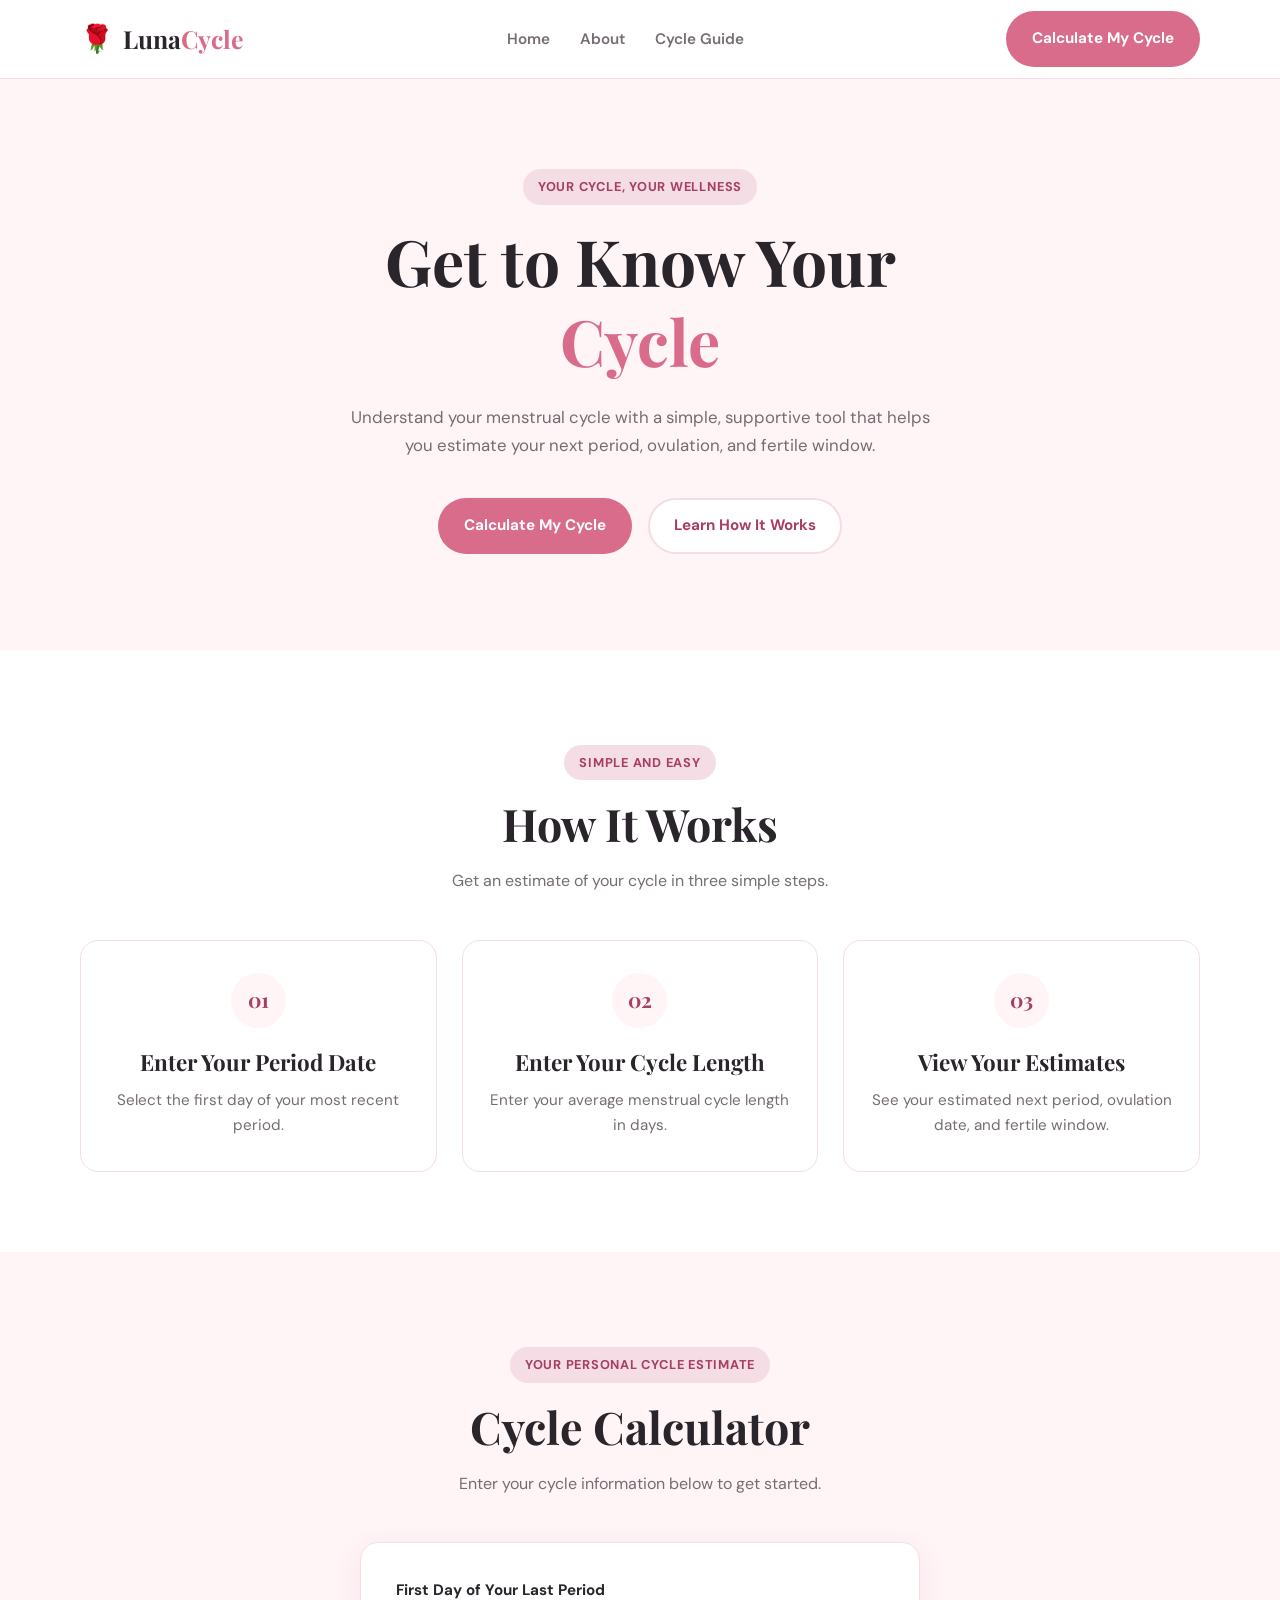
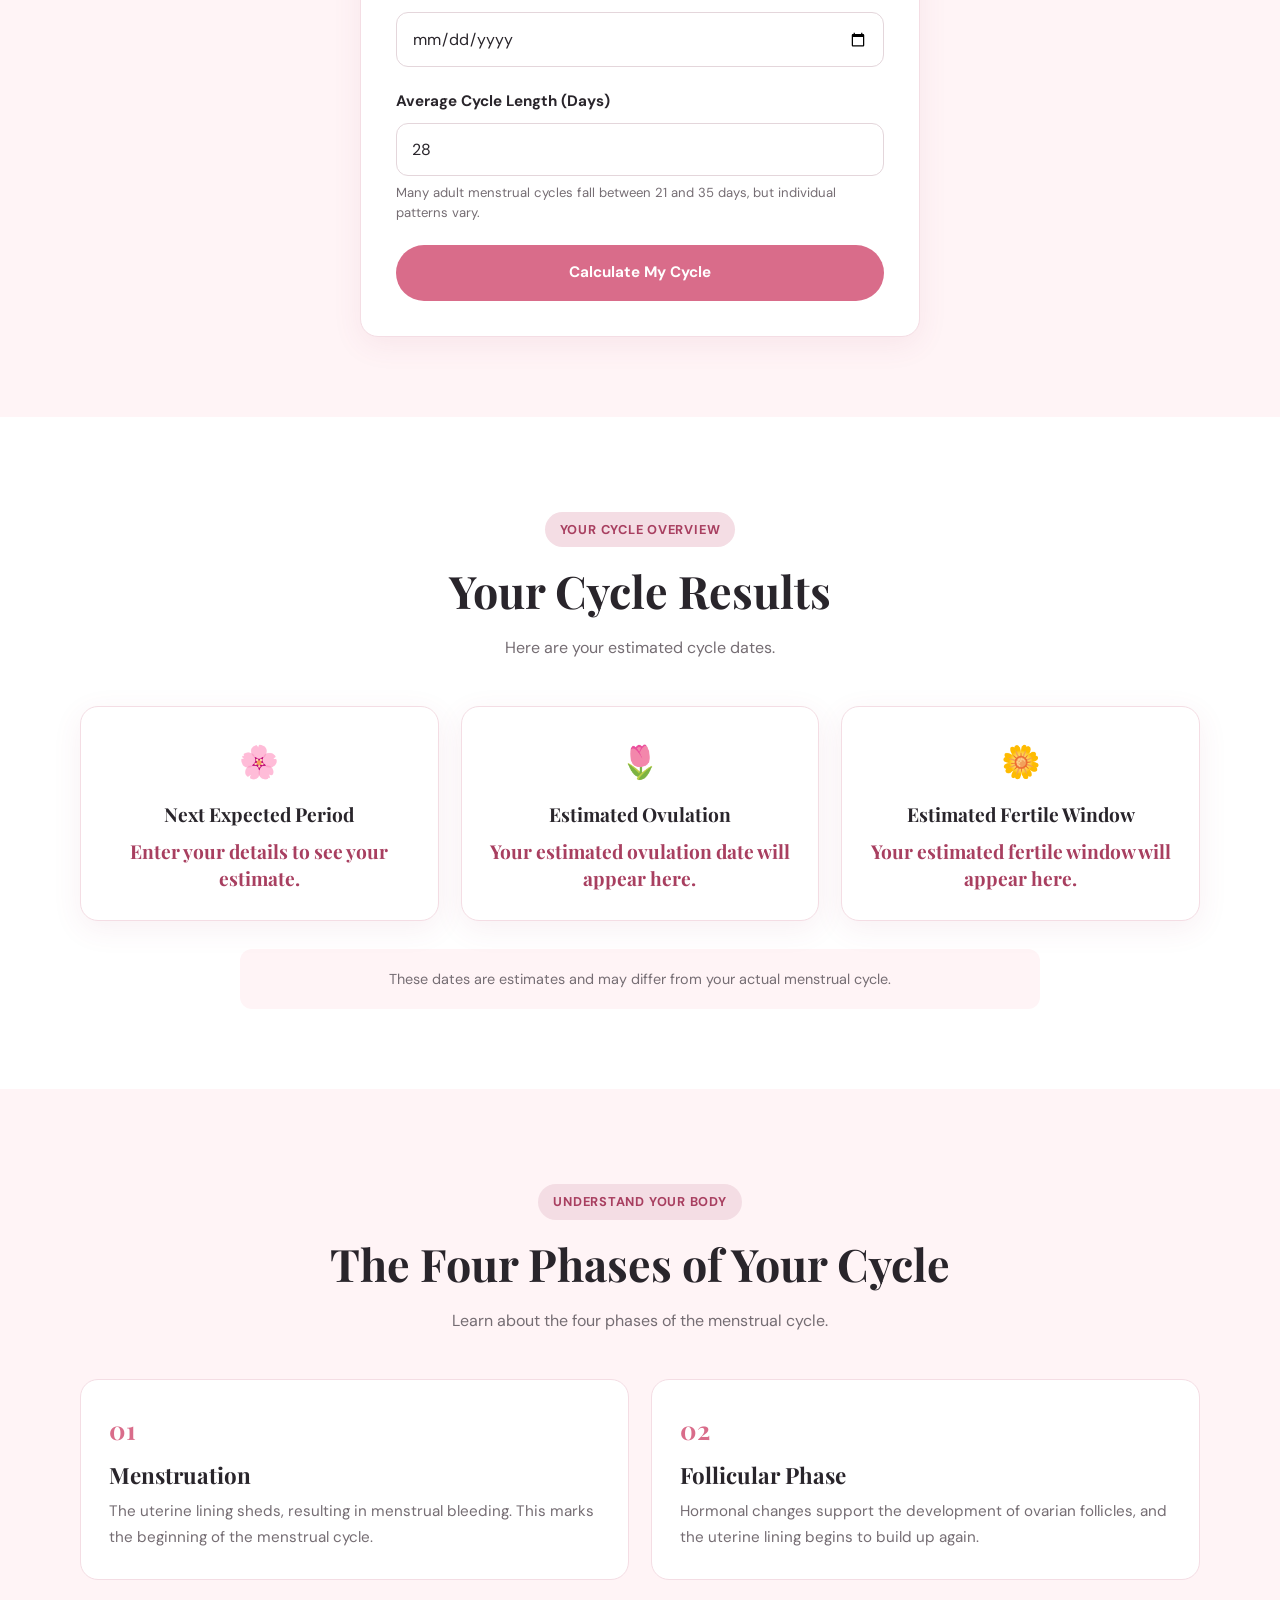
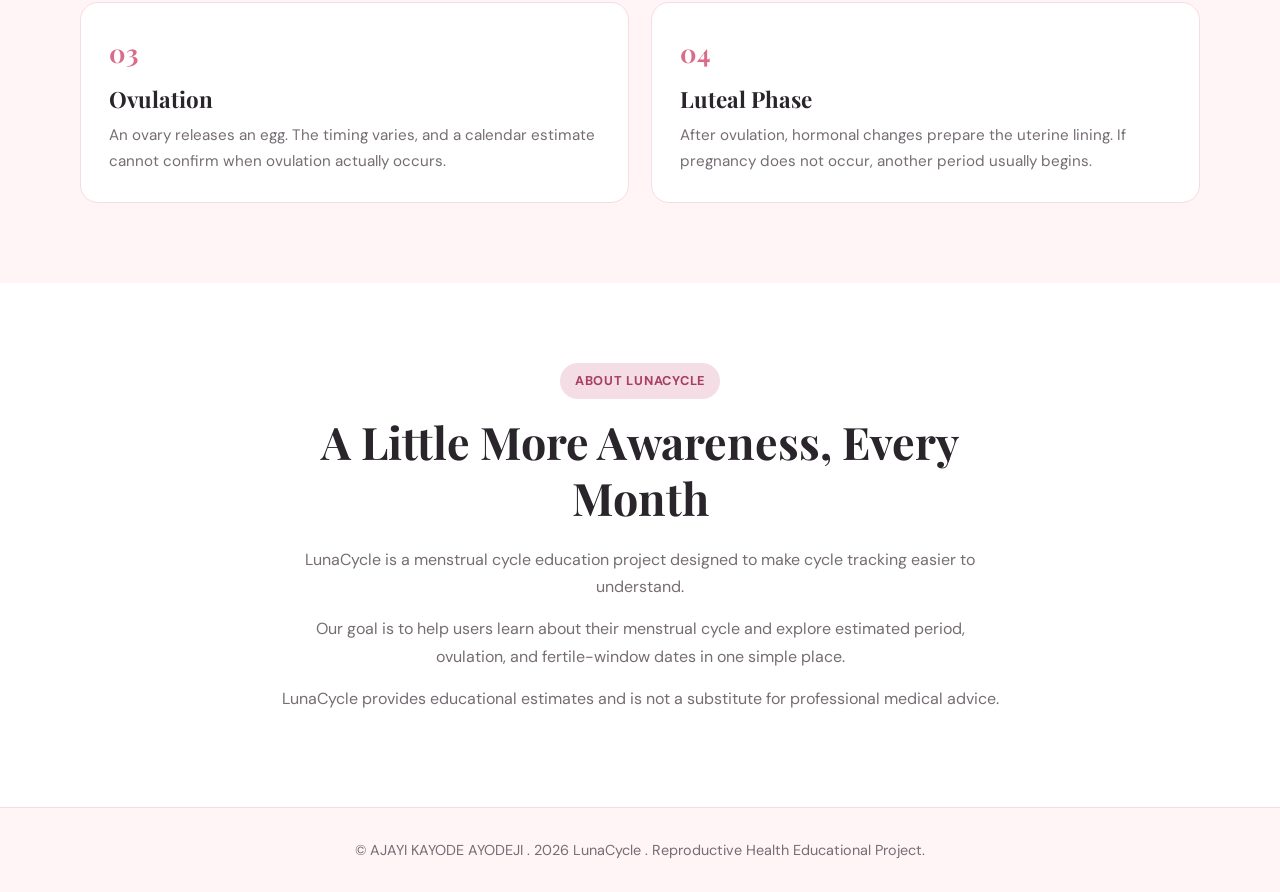
<file: index.html>
<!DOCTYPE html>
<html lang="en">
<head>
    <meta charset="UTF-8">

    <meta name="description" content="LunaCycle helps you estimate your next period and understand your menstrual cycle.">

    <meta name="viewport" content="width=device-width, initial-scale=1.0">

    <title>LunaCycle | Menstrual Cycle Calculator</title>

    <!-- CSS Stylesheet -->
    <link rel="stylesheet" href="luna.css">
</head>

<body>
    <!-- HEADER & NAVIGATION -->
    <header class="site-header">
        <nav class="navbar container" aria-label="Main navigation">

            <!-- Logo -->
            <a href="#home" class="logo" aria-label="LunaCycle home">
                <span class="logo-icon" aria-hidden="true">🌹</span>
                <span class="logo-text">Luna<span>Cycle</span></span>
            </a>

            <!-- Navigation Links -->
            <ul class="nav-links">
                <li><a href="#home">Home</a></li>
                <li><a href="#about">About</a></li>
                <li><a href="#cycle-guide">Cycle Guide</a></li>
            </ul>

            <a href="#calculator" class="nav-button">
                Calculate My Cycle
            </a>

        </nav>
    </header>


    <!-- MAIN CONTENT -->
    <main>

        <!-- HERO SECTION -->
        <section class="hero-section" id="home">
            <div class="container hero-content">
                <p class="hero-label">YOUR CYCLE, YOUR WELLNESS</p>
                <h1>Get to Know Your<span>Cycle</span></h1>
                <p class="hero-description">Understand your menstrual cycle with a simple, supportive tool that helps you estimate your next period, ovulation, and fertile window.</p>
                <a href="#calculator" class="primary-button">Calculate My Cycle</a>
                <a href="#how-it-works" class="secondary-button">Learn How It Works</a>
            </div>
        </section>


        <!-- HOW IT WORKS SECTION -->
        <section class="how-it-works section-padding" id="how-it-works">
            <div class="container">

                <div class="section-heading">
                    <p class="section-label">SIMPLE AND EASY</p>
                    <h2>How It Works</h2>
                    <p>Get an estimate of your cycle in three simple steps.</p>
                </div>

                <div class="steps-container">
                    <article class="step-card">
                        <span class="step-number">01</span>
                        <h3>Enter Your Period Date</h3>
                        <p>Select the first day of your most recent period.</p>
                    </article>

                    <article class="step-card">
                        <span class="step-number">02</span>
                        <h3>Enter Your Cycle Length</h3>
                        <p>Enter your average menstrual cycle length in days.</p>
                    </article>

                    <article class="step-card">
                        <span class="step-number">03</span>
                        <h3>View Your Estimates</h3>
                        <p>See your estimated next period, ovulation date, and fertile window.</p>
                    </article>
                </div>

            </div>
        </section>


        <!-- CYCLE CALCULATOR SECTION -->
        <section class="calculator-section section-padding" id="calculator">
            <div class="container">
                <div class="section-heading">
                    <p class="section-label">YOUR PERSONAL CYCLE ESTIMATE</p>
                    <h2>Cycle Calculator</h2>
                    <p>Enter your cycle information below to get started.</p>
                </div>

                <div class="calculator-card">
                    <form id="cycleForm">

                        <div class="form-group">
                            <label for="lastPeriod">First Day of Your Last Period</label>
                            <input type="date" id="lastPeriod" name="lastPeriod" required>
                        </div>

                        <div class="form-group">
                            <label for="cycleLength">Average Cycle Length (Days)</label>
                            <input type="number" id="cycleLength" name="cycleLength" min="21" max="35" value="28" step="1" required>
                            <small>Many adult menstrual cycles fall between 21 and 35 days, but individual patterns vary.</small>
                        </div>

                        <button type="submit" class="primary-button">Calculate My Cycle</button>

                    </form>
                </div>

            </div>
        </section>


        <!-- RESULTS SECTION -->
        <section class="results-section section-padding" id="results">
            <div class="container">

                <div class="section-heading">
                    <p class="section-label">YOUR CYCLE OVERVIEW</p>
                    <h2>Your Cycle Results</h2>
                    <p>Here are your estimated cycle dates.</p>
                </div>

                <div class="results-container">

                    <article class="result-card">
                        <span class="result-icon" aria-hidden="true">🌸</span>
                        <h3>Next Expected Period</h3>
                        <p class="result-date" id="nextPeriodResult" aria-live="polite">Enter your details to see your estimate.</p>
                    </article>

                    <article class="result-card">
                        <span class="result-icon" aria-hidden="true">🌷</span>
                        <h3>Estimated Ovulation</h3>
                        <p class="result-date" id="ovulationResult" aria-live="polite">Your estimated ovulation date will appear here.</p>
                    </article>

                    <article class="result-card">
                        <span class="result-icon" aria-hidden="true">🌼</span>
                        <h3>Estimated Fertile Window</h3>
                        <p class="result-date" id="fertileWindowResult" aria-live="polite">Your estimated fertile window will appear here.</p>
                    </article>

                </div>

                <p class="results-note">These dates are estimates and may differ from your actual menstrual cycle.</p>

            </div>
        </section>


        <!-- CYCLE GUIDE SECTION -->
        <section class="cycle-guide section-padding" id="cycle-guide">
            <div class="container">

                <div class="section-heading">
                    <p class="section-label">UNDERSTAND YOUR BODY</p>
                    <h2>The Four Phases of Your Cycle</h2>
                    <p>Learn about the four phases of the menstrual cycle.</p>
                </div>

                <div class="phases-container">
                    <article class="phase-card">
                        <span class="phase-number">01</span>
                        <h3>Menstruation</h3>
                        <p>The uterine lining sheds, resulting in menstrual bleeding. This marks the beginning of the menstrual cycle.</p>
                    </article>

                    <article class="phase-card">
                        <span class="phase-number">02</span>
                        <h3>Follicular Phase</h3>
                        <p>Hormonal changes support the development of ovarian follicles, and the uterine lining begins to build up again.</p>
                    </article>

                    <article class="phase-card">
                        <span class="phase-number">03</span>
                        <h3>Ovulation</h3>
                        <p>An ovary releases an egg. The timing varies, and a calendar estimate cannot confirm when ovulation actually occurs.</p>
                    </article>

                    <article class="phase-card">
                        <span class="phase-number">04</span>
                        <h3>Luteal Phase</h3>
                        <p>After ovulation, hormonal changes prepare the uterine lining. If pregnancy does not occur, another period usually begins.</p>
                    </article>
                </div>

            </div>
        </section>


        <!-- ABOUT SECTION -->
        <section class="about-section section-padding" id="about">
            <div class="container">
                <div class="about-content">
                    <p class="section-label">ABOUT LUNACYCLE</p>
                    <h2>A Little More Awareness, Every Month</h2>
                    <p>LunaCycle is a menstrual cycle education project designed to make cycle tracking easier to understand.</p>
                    <p>Our goal is to help users learn about their menstrual cycle and explore estimated period, ovulation, and fertile-window dates in one simple place.</p>
                    <p>LunaCycle provides educational estimates and is not a substitute for professional medical advice.</p>
                </div>
            </div>
        </section>

    </main>

    <!-- FOOTER -->
    <footer class="site-footer">
        <div class="container">
            <!-- Copyright -->
            <div class="footer-bottom">
                <p>&copy; AJAYI KAYODE AYODEJI . 2026 LunaCycle . Reproductive Health Educational Project.</p>
            </div>
        </div>
    </footer>


    <!-- JAVASCRIPT FILE -->
    <script src="luna.js"></script>

</body>
</html>
</file>
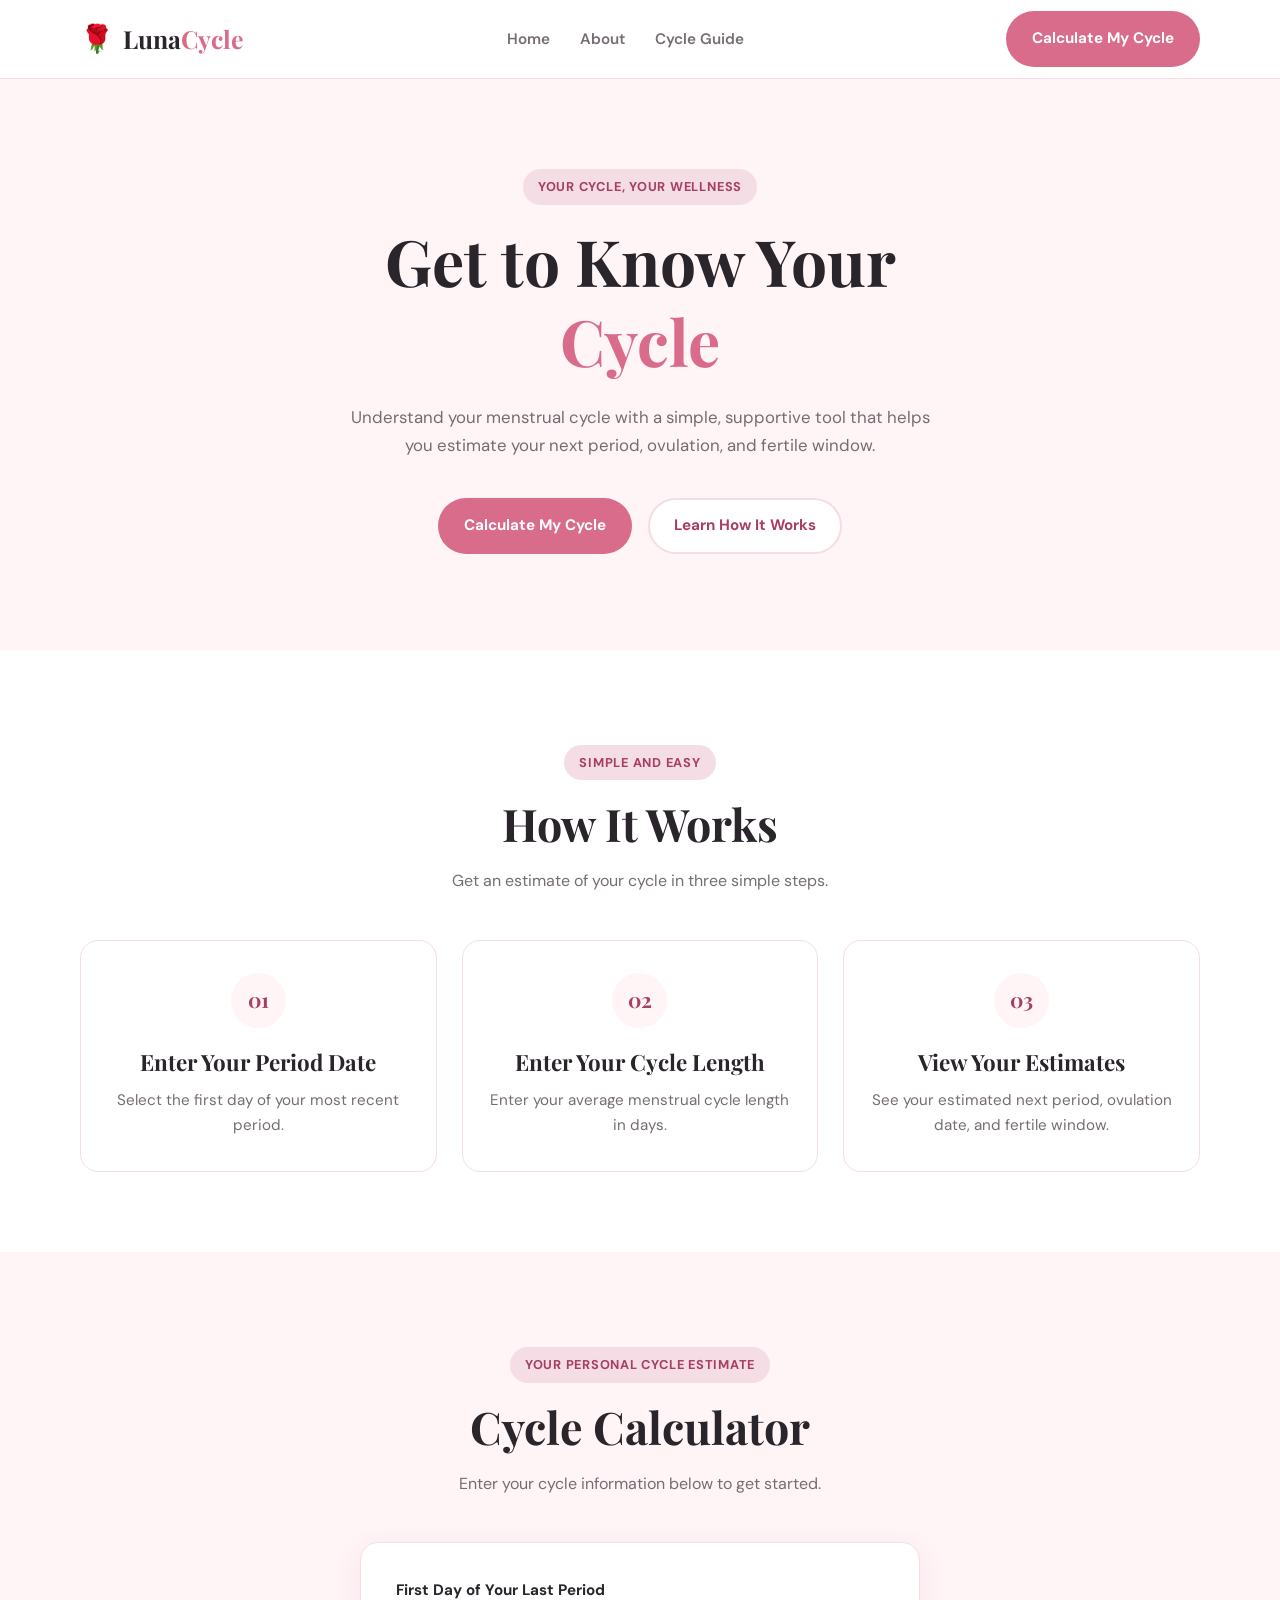
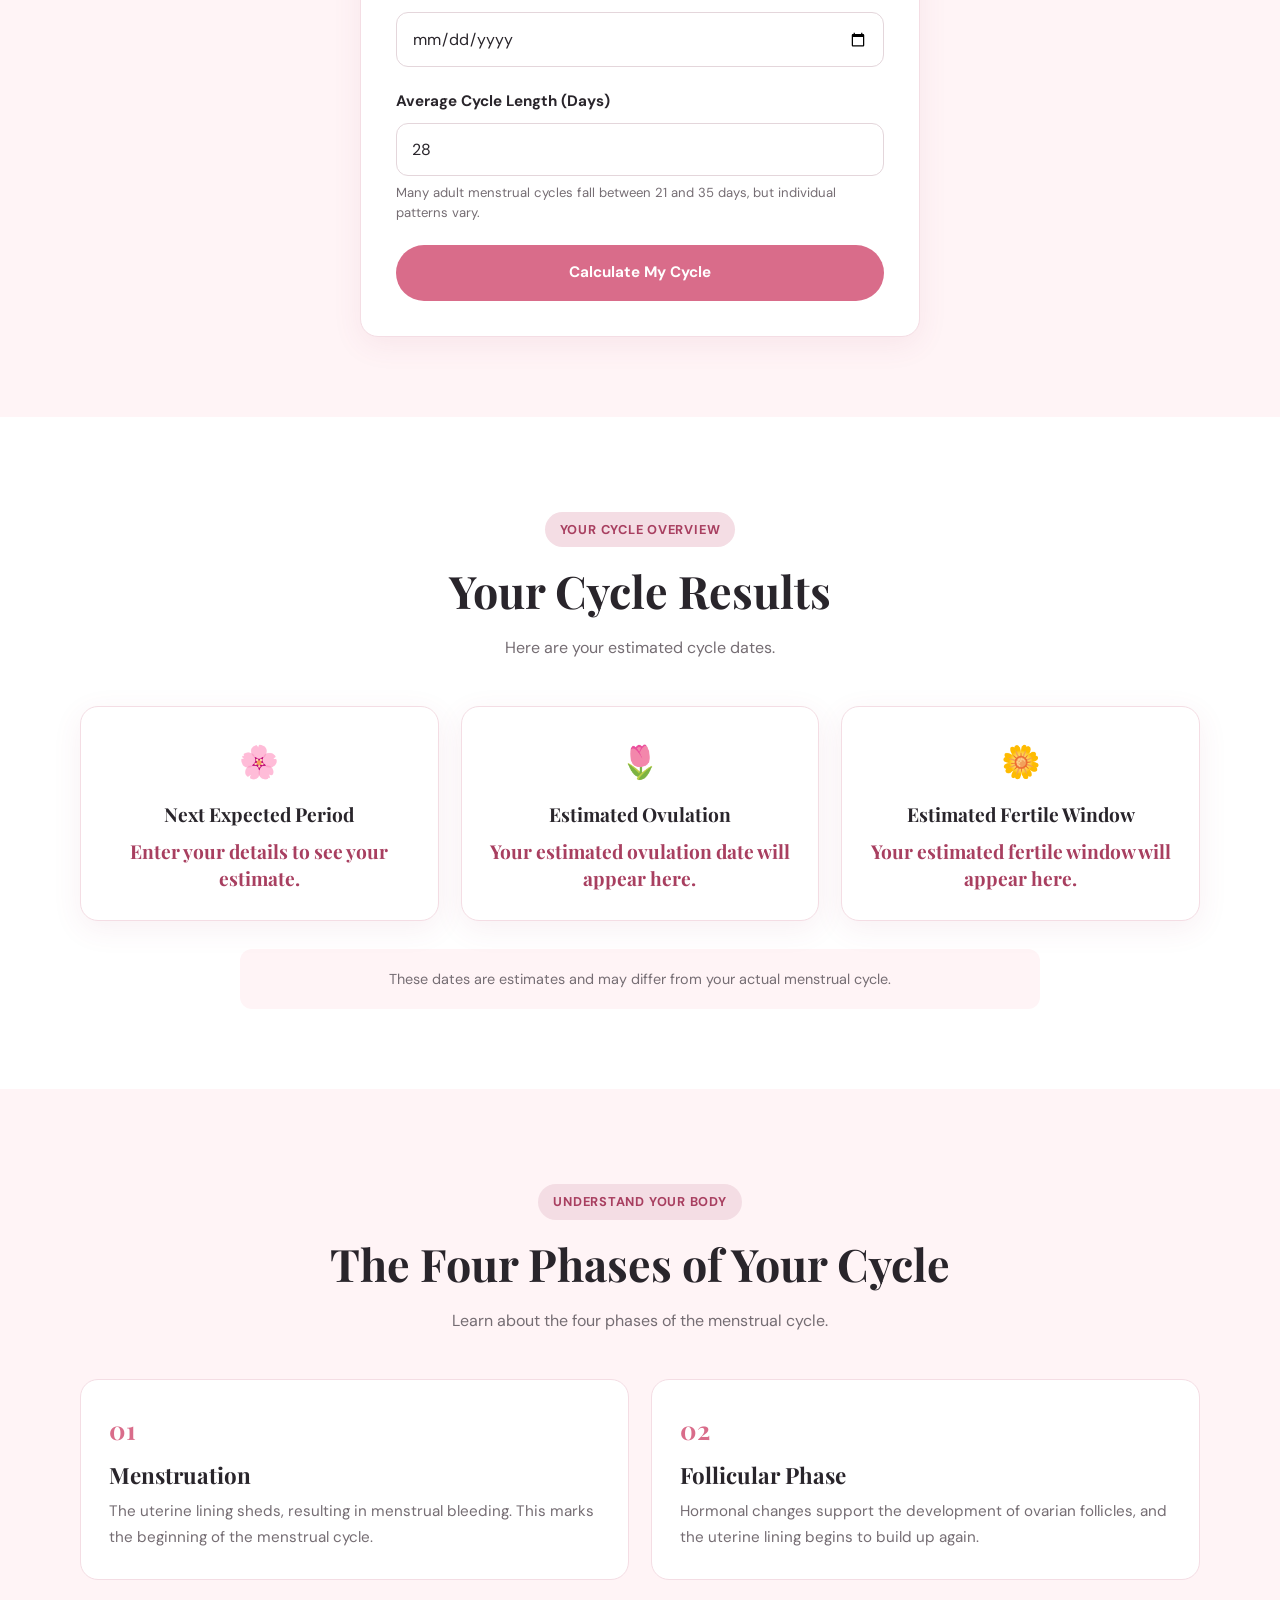
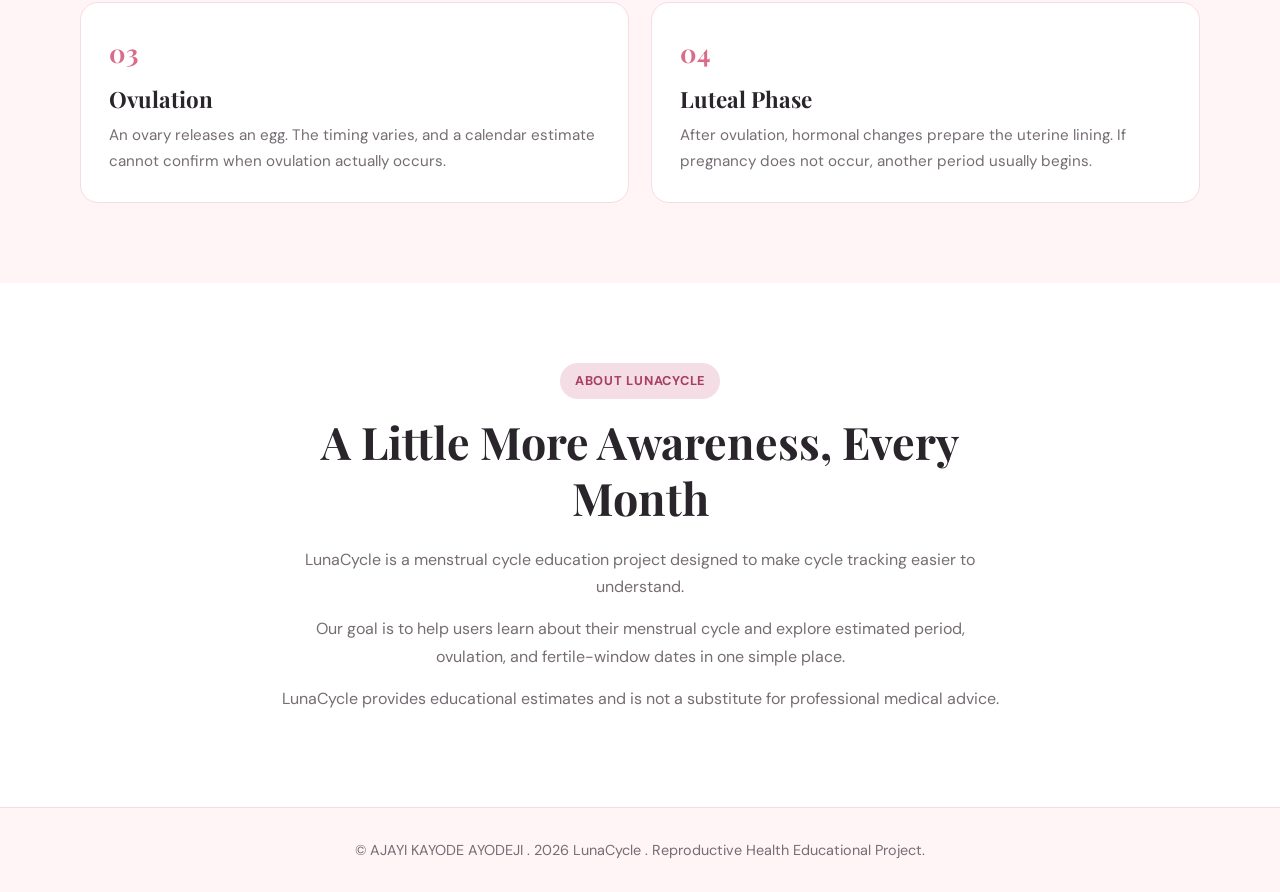
<file: Luna.html>
<!DOCTYPE html>
<html lang="en">
<head>
    <meta charset="UTF-8">

    <meta name="description" content="LunaCycle helps you estimate your next period and understand your menstrual cycle.">

    <meta name="viewport" content="width=device-width, initial-scale=1.0">

    <title>LunaCycle | Menstrual Cycle Calculator</title>

    <!-- CSS Stylesheet -->
    <link rel="stylesheet" href="luna.css">
</head>

<body>
    <!-- HEADER & NAVIGATION -->
    <header class="site-header">
        <nav class="navbar container" aria-label="Main navigation">

            <!-- Logo -->
            <a href="#home" class="logo" aria-label="LunaCycle home">
                <span class="logo-icon" aria-hidden="true">🌹</span>
                <span class="logo-text">Luna<span>Cycle</span></span>
            </a>

            <!-- Navigation Links -->
            <ul class="nav-links">
                <li><a href="#home">Home</a></li>
                <li><a href="#about">About</a></li>
                <li><a href="#cycle-guide">Cycle Guide</a></li>
            </ul>

            <a href="#calculator" class="nav-button">
                Calculate My Cycle
            </a>

        </nav>
    </header>


    <!-- MAIN CONTENT -->
    <main>

        <!-- HERO SECTION -->
        <section class="hero-section" id="home">
            <div class="container hero-content">
                <p class="hero-label">YOUR CYCLE, YOUR WELLNESS</p>
                <h1>Get to Know Your<span>Cycle</span></h1>
                <p class="hero-description">Understand your menstrual cycle with a simple, supportive tool that helps you estimate your next period, ovulation, and fertile window.</p>
                <a href="#calculator" class="primary-button">Calculate My Cycle</a>
                <a href="#how-it-works" class="secondary-button">Learn How It Works</a>
            </div>
        </section>


        <!-- HOW IT WORKS SECTION -->
        <section class="how-it-works section-padding" id="how-it-works">
            <div class="container">

                <div class="section-heading">
                    <p class="section-label">SIMPLE AND EASY</p>
                    <h2>How It Works</h2>
                    <p>Get an estimate of your cycle in three simple steps.</p>
                </div>

                <div class="steps-container">
                    <article class="step-card">
                        <span class="step-number">01</span>
                        <h3>Enter Your Period Date</h3>
                        <p>Select the first day of your most recent period.</p>
                    </article>

                    <article class="step-card">
                        <span class="step-number">02</span>
                        <h3>Enter Your Cycle Length</h3>
                        <p>Enter your average menstrual cycle length in days.</p>
                    </article>

                    <article class="step-card">
                        <span class="step-number">03</span>
                        <h3>View Your Estimates</h3>
                        <p>See your estimated next period, ovulation date, and fertile window.</p>
                    </article>
                </div>

            </div>
        </section>


        <!-- CYCLE CALCULATOR SECTION -->
        <section class="calculator-section section-padding" id="calculator">
            <div class="container">
                <div class="section-heading">
                    <p class="section-label">YOUR PERSONAL CYCLE ESTIMATE</p>
                    <h2>Cycle Calculator</h2>
                    <p>Enter your cycle information below to get started.</p>
                </div>

                <div class="calculator-card">
                    <form id="cycleForm">

                        <div class="form-group">
                            <label for="lastPeriod">First Day of Your Last Period</label>
                            <input type="date" id="lastPeriod" name="lastPeriod" required>
                        </div>

                        <div class="form-group">
                            <label for="cycleLength">Average Cycle Length (Days)</label>
                            <input type="number" id="cycleLength" name="cycleLength" min="21" max="35" value="28" step="1" required>
                            <small>Many adult menstrual cycles fall between 21 and 35 days, but individual patterns vary.</small>
                        </div>

                        <button type="submit" class="primary-button">Calculate My Cycle</button>

                    </form>
                </div>

            </div>
        </section>


        <!-- RESULTS SECTION -->
        <section class="results-section section-padding" id="results">
            <div class="container">

                <div class="section-heading">
                    <p class="section-label">YOUR CYCLE OVERVIEW</p>
                    <h2>Your Cycle Results</h2>
                    <p>Here are your estimated cycle dates.</p>
                </div>

                <div class="results-container">

                    <article class="result-card">
                        <span class="result-icon" aria-hidden="true">🌸</span>
                        <h3>Next Expected Period</h3>
                        <p class="result-date" id="nextPeriodResult" aria-live="polite">Enter your details to see your estimate.</p>
                    </article>

                    <article class="result-card">
                        <span class="result-icon" aria-hidden="true">🌷</span>
                        <h3>Estimated Ovulation</h3>
                        <p class="result-date" id="ovulationResult" aria-live="polite">Your estimated ovulation date will appear here.</p>
                    </article>

                    <article class="result-card">
                        <span class="result-icon" aria-hidden="true">🌼</span>
                        <h3>Estimated Fertile Window</h3>
                        <p class="result-date" id="fertileWindowResult" aria-live="polite">Your estimated fertile window will appear here.</p>
                    </article>

                </div>

                <p class="results-note">These dates are estimates and may differ from your actual menstrual cycle.</p>

            </div>
        </section>


        <!-- CYCLE GUIDE SECTION -->
        <section class="cycle-guide section-padding" id="cycle-guide">
            <div class="container">

                <div class="section-heading">
                    <p class="section-label">UNDERSTAND YOUR BODY</p>
                    <h2>The Four Phases of Your Cycle</h2>
                    <p>Learn about the four phases of the menstrual cycle.</p>
                </div>

                <div class="phases-container">
                    <article class="phase-card">
                        <span class="phase-number">01</span>
                        <h3>Menstruation</h3>
                        <p>The uterine lining sheds, resulting in menstrual bleeding. This marks the beginning of the menstrual cycle.</p>
                    </article>

                    <article class="phase-card">
                        <span class="phase-number">02</span>
                        <h3>Follicular Phase</h3>
                        <p>Hormonal changes support the development of ovarian follicles, and the uterine lining begins to build up again.</p>
                    </article>

                    <article class="phase-card">
                        <span class="phase-number">03</span>
                        <h3>Ovulation</h3>
                        <p>An ovary releases an egg. The timing varies, and a calendar estimate cannot confirm when ovulation actually occurs.</p>
                    </article>

                    <article class="phase-card">
                        <span class="phase-number">04</span>
                        <h3>Luteal Phase</h3>
                        <p>After ovulation, hormonal changes prepare the uterine lining. If pregnancy does not occur, another period usually begins.</p>
                    </article>
                </div>

            </div>
        </section>


        <!-- ABOUT SECTION -->
        <section class="about-section section-padding" id="about">
            <div class="container">
                <div class="about-content">
                    <p class="section-label">ABOUT LUNACYCLE</p>
                    <h2>A Little More Awareness, Every Month</h2>
                    <p>LunaCycle is a menstrual cycle education project designed to make cycle tracking easier to understand.</p>
                    <p>Our goal is to help users learn about their menstrual cycle and explore estimated period, ovulation, and fertile-window dates in one simple place.</p>
                    <p>LunaCycle provides educational estimates and is not a substitute for professional medical advice.</p>
                </div>
            </div>
        </section>

    </main>

    <!-- FOOTER -->
    <footer class="site-footer">
        <div class="container">
            <!-- Copyright -->
            <div class="footer-bottom">
                <p>&copy; AJAYI KAYODE AYODEJI . 2026 LunaCycle . Reproductive Health Educational Project.</p>
            </div>
        </div>
    </footer>


    <!-- JAVASCRIPT FILE -->
    <script src="luna.js"></script>

</body>
</html>
</file>
<file: luna.css>
@import url('https://fonts.googleapis.com/css2?family=DM+Sans:wght@400;500;600;700;800&family=Playfair+Display:wght@400;500;600;700&display=swap');

/* =========================
   LUNACYCLE — CSS STYLES
   ========================= */

/* 1. COLOR PALETTE & VARIABLES */
:root {
    --rose-pink: #D96C8A;
    --light-blush: #FFF4F6;
    --white: #FFFFFF;
    --charcoal: #29252B;
    --soft-grey: #756D73;
    --pale-rose: #F4DDE4;
    --deep-rose: #A83F60;

    --font-body: 'DM Sans', sans-serif;
    --font-heading: 'Playfair Display', serif;

    --container-width: 1120px;
    --section-padding: 80px 0;

    --shadow-soft: 0 8px 30px rgba(168, 63, 96, 0.08);
    --shadow-card: 0 12px 35px rgba(41, 37, 43, 0.07);

    --border-radius: 18px;
    --border-radius-small: 12px;
}

/* 2. RESET & GLOBAL STYLES */
* {
    margin: 0;
    padding: 0;
    box-sizing: border-box;
}

html {
    scroll-behavior: smooth;
    scroll-padding-top: 90px;
}

body {
    font-family: var(--font-body);
    font-size: 16px;
    line-height: 1.7;
    color: var(--charcoal);
    background-color: var(--white);
}

a {
    color: inherit;
    text-decoration: none;
}

button,
input {
    font: inherit;
}

button {
    cursor: pointer;
}

h1,
h2,
h3,
h4 {
    font-family: var(--font-heading);
    line-height: 1.25;
    color: var(--charcoal);
}

h1 {
    font-size: clamp(2.5rem, 5vw, 4.5rem);
}

h2 {
    font-size: clamp(2rem, 3.5vw, 3rem);
}

h3 {
    font-size: 1.4rem;
}

p {
    color: var(--soft-grey);
}

.container {
    width: min(90%, var(--container-width));
    margin: 0 auto;
}

section {
    padding: var(--section-padding);
}

.section-heading {
    max-width: 650px;
    margin: 0 auto 45px;
    text-align: center;
}

.section-heading p {
    margin-top: 15px;
}

/* Small pill labels (hero + section headings) */
.hero-label,
.section-label {
    display: inline-block;
    margin-bottom: 16px;
    padding: 7px 15px;
    border-radius: 50px;
    background-color: var(--pale-rose);
    color: var(--deep-rose);
    font-size: 0.8rem;
    font-weight: 700;
    letter-spacing: 0.06em;
}

/* 3. BUTTONS */
.primary-button,
.secondary-button,
.nav-button {
    display: inline-flex;
    align-items: center;
    justify-content: center;
    padding: 13px 24px;
    border: 2px solid transparent;
    border-radius: 50px;
    font-size: 0.95rem;
    font-weight: 700;
    text-align: center;
    transition: background-color 0.2s ease, color 0.2s ease, border-color 0.2s ease;
}

.primary-button,
.nav-button {
    color: var(--white);
    background-color: var(--rose-pink);
}

.primary-button:hover,
.nav-button:hover {
    background-color: var(--deep-rose);
}

.secondary-button {
    color: var(--deep-rose);
    background-color: var(--white);
    border-color: var(--pale-rose);
}

.secondary-button:hover {
    border-color: var(--rose-pink);
}

.primary-button:focus-visible,
.secondary-button:focus-visible,
.nav-button:focus-visible {
    outline: 3px solid var(--pale-rose);
    outline-offset: 2px;
}

/* 4. HEADER & NAVIGATION */
.site-header {
    position: sticky;
    top: 0;
    z-index: 100;
    background-color: var(--white);
    border-bottom: 1px solid var(--pale-rose);
}

.navbar {
    min-height: 78px;
    display: flex;
    align-items: center;
    justify-content: space-between;
    gap: 25px;
}

.logo {
    display: inline-flex;
    align-items: center;
    gap: 9px;
    flex-shrink: 0;
}

.logo-icon {
    font-size: 1.7rem;
}

.logo-text {
    font-family: var(--font-heading);
    font-size: 1.55rem;
    font-weight: 700;
    color: var(--charcoal);
}

.logo-text span {
    color: var(--rose-pink);
}

.nav-links {
    display: flex;
    align-items: center;
    gap: 30px;
    list-style: none;
}

.nav-links a {
    color: var(--soft-grey);
    font-size: 0.95rem;
    font-weight: 600;
    transition: color 0.2s ease;
}

.nav-links a:hover {
    color: var(--deep-rose);
}

.nav-button {
    flex-shrink: 0;
}

/* 5. HERO SECTION */
.hero-section {
    padding: 90px 0;
    background-color: var(--light-blush);
    text-align: center;
}

.hero-content {
    max-width: 780px;
}

.hero-section h1 {
    margin-bottom: 22px;
}

/* span on its own line, which also fixes the missing space */
.hero-section h1 span {
    display: block;
    color: var(--rose-pink);
}

.hero-description {
    max-width: 580px;
    margin: 0 auto 32px;
    font-size: 1.05rem;
}

.hero-content .primary-button,
.hero-content .secondary-button {
    margin: 6px;
}

/* 6. HOW IT WORKS */
.how-it-works {
    background-color: var(--white);
}

.steps-container {
    display: grid;
    grid-template-columns: repeat(3, 1fr);
    gap: 25px;
}

.step-card {
    padding: 32px 25px;
    border: 1px solid var(--pale-rose);
    border-radius: var(--border-radius);
    background-color: var(--white);
    text-align: center;
}

.step-number {
    display: flex;
    align-items: center;
    justify-content: center;
    width: 55px;
    height: 55px;
    margin: 0 auto 20px;
    border-radius: 50%;
    background-color: var(--light-blush);
    color: var(--deep-rose);
    font-family: var(--font-heading);
    font-size: 1.3rem;
    font-weight: 700;
}

.step-card h3 {
    margin-bottom: 12px;
}

.step-card p {
    font-size: 0.95rem;
}

/* 7. CYCLE CALCULATOR */
.calculator-section {
    background-color: var(--light-blush);
}

.calculator-card {
    max-width: 560px;
    margin: 0 auto;
    padding: 35px;
    border: 1px solid var(--pale-rose);
    border-radius: var(--border-radius);
    background-color: var(--white);
    box-shadow: var(--shadow-soft);
}

.form-group {
    margin-bottom: 22px;
}

.form-group label {
    display: block;
    margin-bottom: 8px;
    color: var(--charcoal);
    font-size: 0.95rem;
    font-weight: 700;
}

.form-group input {
    width: 100%;
    min-height: 50px;
    padding: 12px 15px;
    border: 1px solid #E4D6DB;
    border-radius: var(--border-radius-small);
    background-color: var(--white);
    color: var(--charcoal);
}

.form-group input:focus {
    border-color: var(--rose-pink);
    outline: 2px solid var(--pale-rose);
}

.form-group small {
    display: block;
    margin-top: 7px;
    color: var(--soft-grey);
    font-size: 0.82rem;
    line-height: 1.5;
}

.calculator-card .primary-button {
    width: 100%;
}

/* 8. RESULTS */
.results-section {
    background-color: var(--white);
}

.results-container {
    display: grid;
    grid-template-columns: repeat(3, 1fr);
    gap: 22px;
}

.result-card {
    padding: 28px 23px;
    border: 1px solid var(--pale-rose);
    border-radius: var(--border-radius);
    background-color: var(--white);
    box-shadow: var(--shadow-soft);
    text-align: center;
}

.result-icon {
    display: block;
    margin-bottom: 12px;
    font-size: 2rem;
}

.result-card h3 {
    margin-bottom: 12px;
    font-size: 1.2rem;
}

.result-date {
    color: var(--deep-rose);
    font-family: var(--font-heading);
    font-size: 1.2rem;
    font-weight: 700;
    line-height: 1.4;
}

.results-note {
    max-width: 800px;
    margin: 28px auto 0;
    padding: 18px;
    border-radius: var(--border-radius-small);
    background-color: var(--light-blush);
    font-size: 0.9rem;
    text-align: center;
}

/* 9. CYCLE GUIDE */
.cycle-guide {
    background-color: var(--light-blush);
}

.phases-container {
    display: grid;
    grid-template-columns: repeat(2, 1fr);
    gap: 22px;
}

.phase-card {
    padding: 28px;
    border: 1px solid var(--pale-rose);
    border-radius: var(--border-radius);
    background-color: var(--white);
}

.phase-number {
    display: inline-block;
    margin-bottom: 10px;
    color: var(--rose-pink);
    font-family: var(--font-heading);
    font-size: 1.6rem;
    font-weight: 700;
}

.phase-card h3 {
    margin-bottom: 10px;
}

.phase-card p {
    font-size: 0.95rem;
}

/* 10. ABOUT SECTION */
.about-section {
    background-color: var(--white);
}

.about-content {
    max-width: 720px;
    margin: 0 auto;
    text-align: center;
}

.about-content h2 {
    margin-bottom: 20px;
}

.about-content p {
    margin-bottom: 15px;
}

/* 11. FOOTER */
.site-footer {
    padding: 30px 0;
    border-top: 1px solid var(--pale-rose);
    background-color: var(--light-blush);
}

.footer-bottom {
    text-align: center;
}

.footer-bottom p {
    font-size: 0.9rem;
}

/* 12. RESPONSIVE DESIGN */

/* Tablets and smaller laptops */
@media (max-width: 900px) {
    :root {
        --section-padding: 65px 0;
    }

    .navbar {
        flex-wrap: wrap;
        padding: 15px 0;
    }

    .nav-links {
        gap: 18px;
    }
}

/* Large phones */
@media (max-width: 700px) {
    .steps-container,
    .results-container,
    .phases-container {
        grid-template-columns: 1fr;
    }
}

/* Mobile devices */
@media (max-width: 600px) {
    :root {
        --section-padding: 55px 0;
    }

    body {
        font-size: 15px;
    }

    .container {
        width: min(92%, var(--container-width));
    }

    .navbar {
        justify-content: center;
        gap: 15px;
    }

    .logo {
        width: 100%;
        justify-content: center;
    }

    .nav-links {
        justify-content: center;
        flex-wrap: wrap;
        gap: 12px 18px;
    }

    .nav-links a {
        font-size: 0.88rem;
    }

    .nav-button {
        width: 100%;
    }

    .hero-section {
        padding: 60px 0;
    }

    .section-heading {
        margin-bottom: 32px;
    }

    .calculator-card {
        padding: 25px 20px;
    }

    .result-card,
    .phase-card {
        padding: 23px 20px;
    }
}

/* Very small mobile devices */
@media (max-width: 360px) {
    .logo-text {
        font-size: 1.35rem;
    }

    .nav-links {
        gap: 10px;
    }

    .nav-links a {
        font-size: 0.82rem;
    }

    .primary-button,
    .secondary-button,
    .nav-button {
        padding: 12px 18px;
        font-size: 0.9rem;
    }

    .hero-content .primary-button,
    .hero-content .secondary-button {
        display: flex;
        width: 100%;
        margin: 8px 0;
    }
}

/* Respect users who prefer reduced motion */
@media (prefers-reduced-motion: reduce) {
    html {
        scroll-behavior: auto;
    }

    .primary-button,
    .secondary-button,
    .nav-button,
    .nav-links a {
        transition: none;
    }
}
</file>
